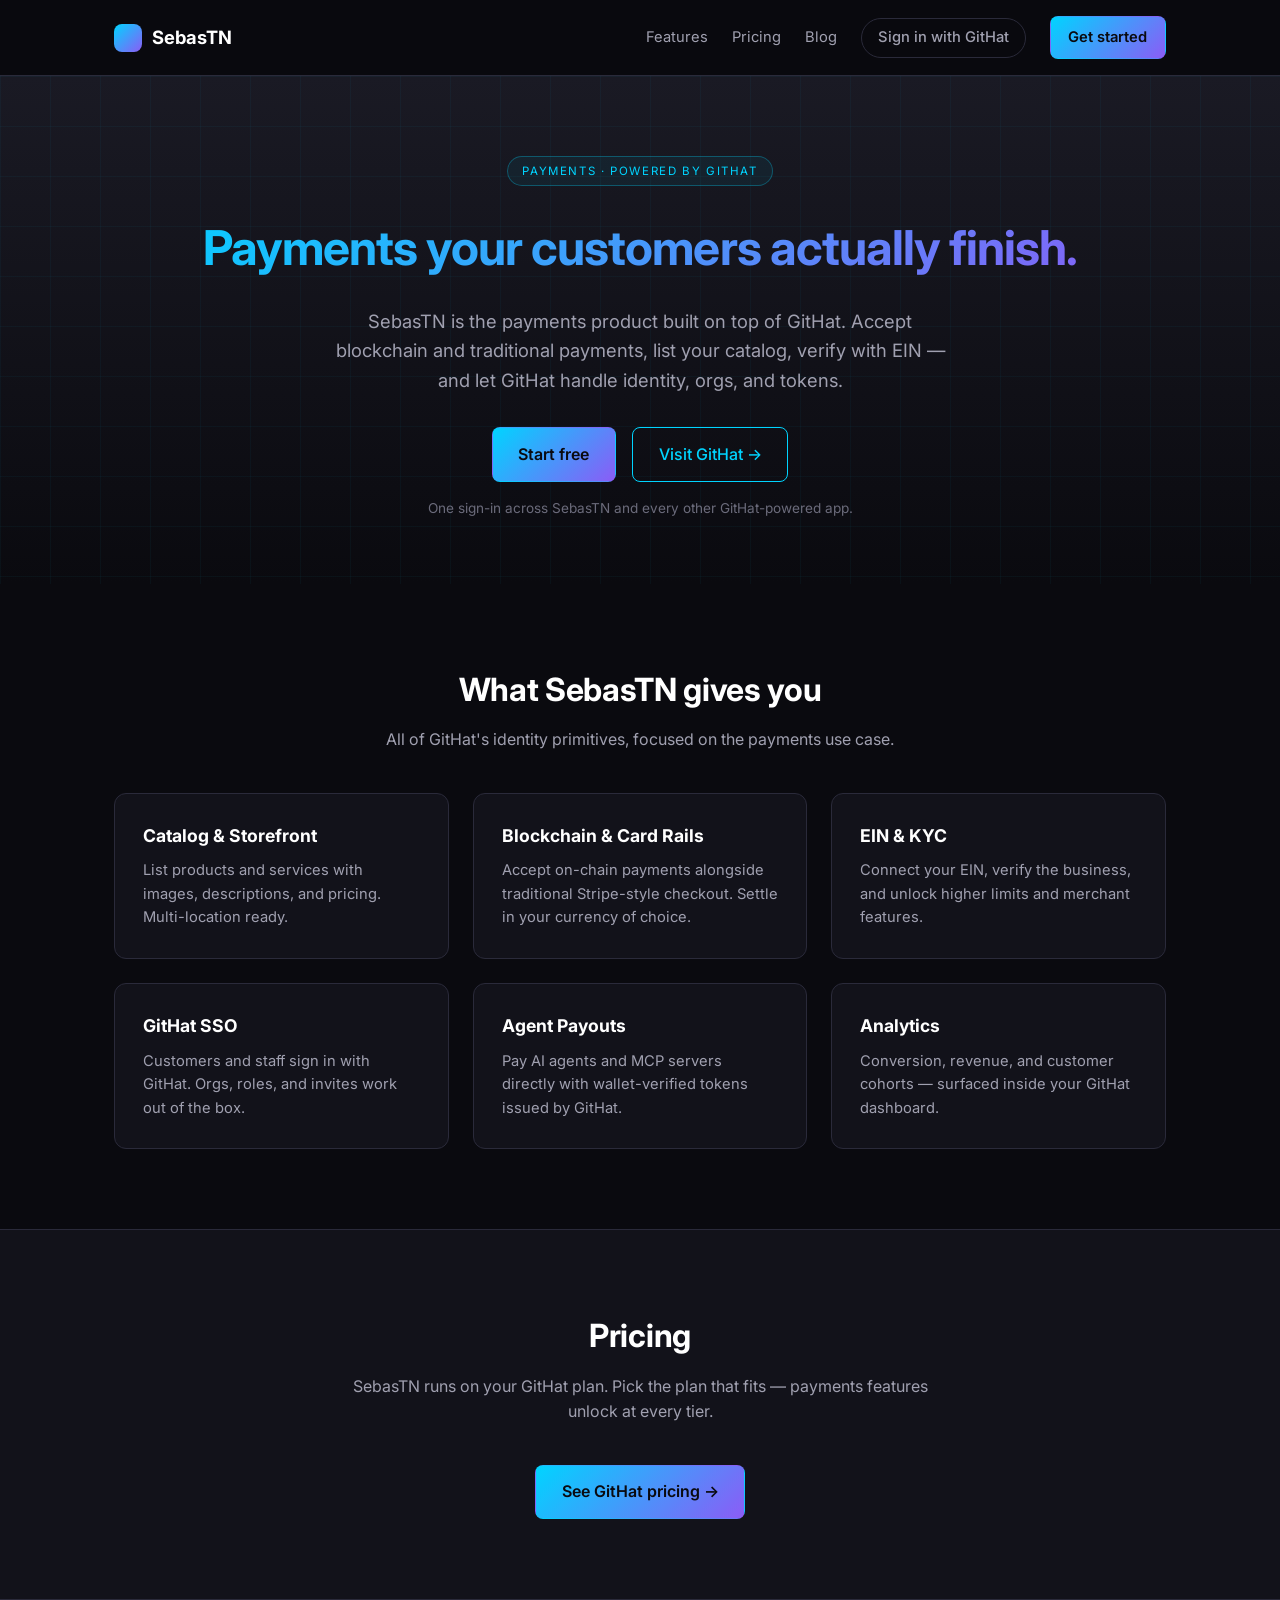
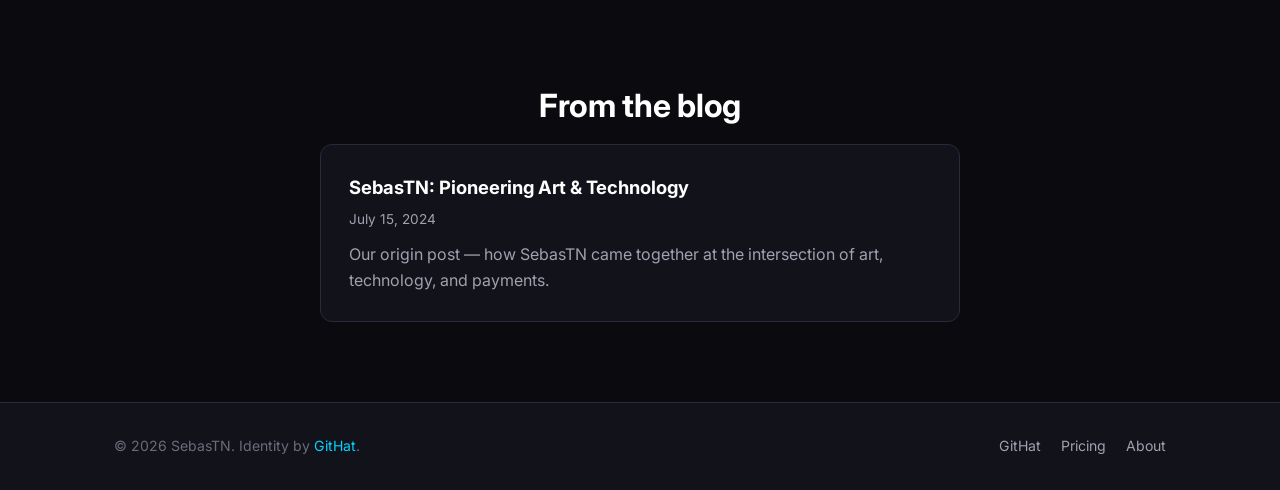
<file: index.html>
<!DOCTYPE html>
<html lang="en">
  <head>
    <meta charset="UTF-8" />
    <meta name="viewport" content="width=device-width, initial-scale=1" />
    <meta name="theme-color" content="#0a0a0f" />
    <title>SebasTN — Payments, Powered by GitHat</title>
    <meta
      name="description"
      content="SebasTN is a modern payments product for merchants — accept blockchain and traditional rails, manage catalogs, and onboard customers. Identity and orgs powered by GitHat."
    />
    <link rel="canonical" href="https://sebastn.com" />
    <link
      rel="stylesheet"
      href="https://fonts.googleapis.com/css2?family=Inter:wght@400;500;600;700&display=swap"
    />
    <link rel="stylesheet" href="/assets/css/style.css" />
  </head>
  <body>
    <header class="site-header">
      <div class="container nav">
        <a href="/" class="brand">
          <span class="brand__mark"></span>
          <span class="brand__name">SebasTN</span>
        </a>
        <nav>
          <a href="#features">Features</a>
          <a href="#pricing">Pricing</a>
          <a href="#blog">Blog</a>
          <a href="https://githat.io/auth/signin" class="btn btn--ghost">Sign in with GitHat</a>
          <a href="https://githat.io/auth/signup" class="btn btn--primary">Get started</a>
        </nav>
      </div>
    </header>

    <main>
      <section class="hero">
        <div class="container hero__inner">
          <span class="eyebrow">Payments · Powered by GitHat</span>
          <h1 class="hero__title">Payments your customers actually finish.</h1>
          <p class="hero__subtitle">
            SebasTN is the payments product built on top of GitHat. Accept
            blockchain and traditional payments, list your catalog, verify
            with EIN — and let GitHat handle identity, orgs, and tokens.
          </p>
          <div class="hero__cta">
            <a href="https://githat.io/auth/signup" class="btn btn--primary btn--lg">
              Start free
            </a>
            <a href="https://githat.io" class="btn btn--outline btn--lg">
              Visit GitHat →
            </a>
          </div>
          <p class="hero__meta">
            One sign-in across SebasTN and every other GitHat-powered app.
          </p>
        </div>
      </section>

      <section id="features" class="section">
        <div class="container">
          <h2 class="section__title">What SebasTN gives you</h2>
          <p class="section__lede">
            All of GitHat's identity primitives, focused on the payments use case.
          </p>
          <div class="grid">
            <article class="card">
              <h3>Catalog &amp; Storefront</h3>
              <p>
                List products and services with images, descriptions, and
                pricing. Multi-location ready.
              </p>
            </article>
            <article class="card">
              <h3>Blockchain &amp; Card Rails</h3>
              <p>
                Accept on-chain payments alongside traditional Stripe-style
                checkout. Settle in your currency of choice.
              </p>
            </article>
            <article class="card">
              <h3>EIN &amp; KYC</h3>
              <p>
                Connect your EIN, verify the business, and unlock higher
                limits and merchant features.
              </p>
            </article>
            <article class="card">
              <h3>GitHat SSO</h3>
              <p>
                Customers and staff sign in with GitHat. Orgs, roles, and
                invites work out of the box.
              </p>
            </article>
            <article class="card">
              <h3>Agent Payouts</h3>
              <p>
                Pay AI agents and MCP servers directly with wallet-verified
                tokens issued by GitHat.
              </p>
            </article>
            <article class="card">
              <h3>Analytics</h3>
              <p>
                Conversion, revenue, and customer cohorts — surfaced inside
                your GitHat dashboard.
              </p>
            </article>
          </div>
        </div>
      </section>

      <section id="pricing" class="section section--alt">
        <div class="container">
          <h2 class="section__title">Pricing</h2>
          <p class="section__lede">
            SebasTN runs on your GitHat plan. Pick the plan that fits — payments
            features unlock at every tier.
          </p>
          <a href="https://githat.io/pricing" class="btn btn--primary btn--lg">
            See GitHat pricing →
          </a>
        </div>
      </section>

      <section id="blog" class="section">
        <div class="container">
          <h2 class="section__title">From the blog</h2>
          <article class="post">
            <h3>
              <a href="/_posts//2024/07/15/first-post.html">
                SebasTN: Pioneering Art &amp; Technology
              </a>
            </h3>
            <p class="post__date">July 15, 2024</p>
            <p>
              Our origin post — how SebasTN came together at the intersection
              of art, technology, and payments.
            </p>
          </article>
        </div>
      </section>
    </main>

    <footer class="site-footer">
      <div class="container site-footer__inner">
        <p>&copy; <span id="year"></span> SebasTN. Identity by <a href="https://githat.io">GitHat</a>.</p>
        <nav class="site-footer__nav">
          <a href="https://githat.io">GitHat</a>
          <a href="https://githat.io/pricing">Pricing</a>
          <a href="/about">About</a>
        </nav>
      </div>
    </footer>

    <script src="/assets/js/main.js"></script>
  </body>
</html>
</file>
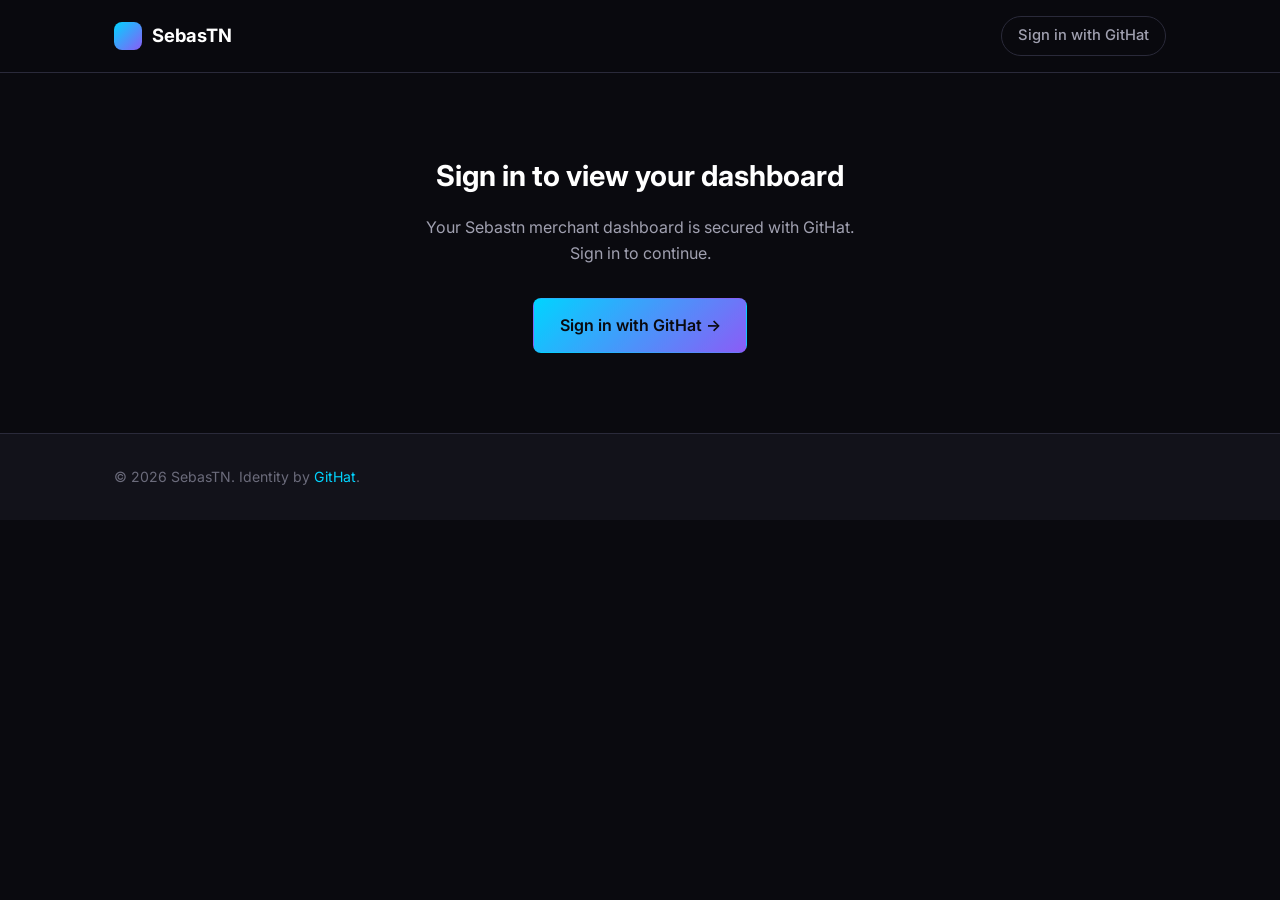
<file: m/index.html>
<!DOCTYPE html>
<html lang="en">
  <head>
    <meta charset="UTF-8" />
    <meta name="viewport" content="width=device-width, initial-scale=1" />
    <meta name="theme-color" content="#0a0a0f" />
    <title>Merchant Dashboard — SebasTN</title>
    <meta name="robots" content="noindex" />
    <link
      rel="stylesheet"
      href="https://fonts.googleapis.com/css2?family=Inter:wght@400;500;600;700&display=swap"
    />
    <link rel="stylesheet" href="/assets/css/style.css" />
  </head>
  <body>
    <header class="site-header">
      <div class="container nav">
        <a href="/" class="brand">
          <span class="brand__mark"></span>
          <span class="brand__name">SebasTN</span>
        </a>
        <nav>
          <a href="https://githat.io/auth/signin" class="btn btn--ghost" id="signin-link">Sign in with GitHat</a>
          <a href="#" class="btn btn--ghost" id="signout-link" style="display:none">Sign out</a>
        </nav>
      </div>
    </header>

    <main>
      <!-- Auth gate -->
      <div id="auth-gate" style="display:none">
        <section class="section" style="text-align:center">
          <div class="container" style="max-width:480px">
            <h1 style="font-size:1.8rem;font-weight:700;margin-bottom:1rem">Sign in to view your dashboard</h1>
            <p style="color:var(--text-secondary);margin-bottom:2rem">
              Your Sebastn merchant dashboard is secured with GitHat. Sign in to continue.
            </p>
            <a id="auth-gate-link" href="https://githat.io/auth/signin" class="btn btn--primary btn--lg">
              Sign in with GitHat →
            </a>
          </div>
        </section>
      </div>

      <!-- Loading -->
      <div id="loading" style="text-align:center;padding:5rem 0">
        <div class="spinner"></div>
        <p style="color:var(--text-secondary);margin-top:1.5rem">Loading your merchant dashboard…</p>
      </div>

      <!-- Error -->
      <div id="error-state" style="display:none">
        <section class="section" style="text-align:center">
          <div class="container" style="max-width:480px">
            <h1 style="font-size:1.8rem;font-weight:700;margin-bottom:1rem">Could not load dashboard</h1>
            <p id="error-msg" style="color:var(--text-secondary);margin-bottom:1.5rem"></p>
            <a href="/onboard/start" class="btn btn--outline btn--lg">Start onboarding →</a>
          </div>
        </section>
      </div>

      <!-- Dashboard -->
      <div id="dashboard" style="display:none">
        <section class="section" style="padding-top:2.5rem;padding-bottom:1rem">
          <div class="container">
            <div style="display:flex;align-items:center;justify-content:space-between;flex-wrap:wrap;gap:1rem;margin-bottom:2rem">
              <div>
                <h1 id="biz-name" style="font-size:1.7rem;font-weight:700;margin-bottom:0.25rem"></h1>
                <p id="account-id-label" style="color:var(--text-muted);font-size:0.82rem;font-family:monospace"></p>
              </div>
              <div>
                <span id="status-badge" class="status-badge"></span>
              </div>
            </div>

            <div class="stats-row">
              <div class="stat-card">
                <p class="stat-label">Charges enabled</p>
                <p id="charges-enabled" class="stat-value"></p>
              </div>
              <div class="stat-card">
                <p class="stat-label">Payouts enabled</p>
                <p id="payouts-enabled" class="stat-value"></p>
              </div>
              <div class="stat-card">
                <p class="stat-label">Country</p>
                <p id="account-country" class="stat-value"></p>
              </div>
              <div class="stat-card">
                <p class="stat-label">Currency</p>
                <p id="account-currency" class="stat-value"></p>
              </div>
            </div>
          </div>
        </section>

        <section class="section" style="padding-top:1rem">
          <div class="container">
            <h2 style="font-size:1.2rem;font-weight:600;margin-bottom:1rem">Recent payouts</h2>
            <div id="payouts-table-wrap">
              <table class="data-table" id="payouts-table">
                <thead>
                  <tr>
                    <th>Amount</th>
                    <th>Status</th>
                    <th>Arrival date</th>
                    <th>Description</th>
                    <th>Failure reason</th>
                  </tr>
                </thead>
                <tbody id="payouts-body"></tbody>
              </table>
              <p id="no-payouts" style="display:none;color:var(--text-muted);font-size:0.9rem;padding:.75rem 0">No payouts yet.</p>
            </div>
          </div>
        </section>

        <section class="section" style="padding-top:1rem;padding-bottom:4rem">
          <div class="container">
            <h2 style="font-size:1.2rem;font-weight:600;margin-bottom:1rem">Recent charges</h2>
            <table class="data-table" id="charges-table">
              <thead>
                <tr>
                  <th>Amount</th>
                  <th>Status</th>
                  <th>Date</th>
                  <th>Description</th>
                </tr>
              </thead>
              <tbody id="charges-body"></tbody>
            </table>
            <p id="no-charges" style="display:none;color:var(--text-muted);font-size:0.9rem;padding:.75rem 0">No charges yet.</p>
          </div>
        </section>
      </div>
    </main>

    <footer class="site-footer">
      <div class="container site-footer__inner">
        <p>&copy; <span id="year"></span> SebasTN. Identity by <a href="https://githat.io">GitHat</a>.</p>
      </div>
    </footer>

    <style>
      .spinner {
        width: 40px; height: 40px;
        border: 3px solid var(--border);
        border-top-color: var(--primary);
        border-radius: 50%;
        margin: 0 auto;
        animation: spin 0.7s linear infinite;
      }
      @keyframes spin { to { transform: rotate(360deg); } }

      .stats-row {
        display: grid;
        grid-template-columns: repeat(auto-fit, minmax(150px, 1fr));
        gap: 1rem;
      }
      .stat-card {
        background: var(--bg-card);
        border: 1px solid var(--border);
        border-radius: var(--radius-md);
        padding: 1rem 1.25rem;
      }
      .stat-label { color: var(--text-muted); font-size: 0.78rem; text-transform: uppercase; letter-spacing: .06em; margin-bottom: .3rem; }
      .stat-value { font-size: 1.15rem; font-weight: 600; }

      .status-badge {
        display: inline-block;
        padding: 0.3rem 0.85rem;
        border-radius: var(--radius-full);
        font-size: 0.82rem;
        font-weight: 600;
        text-transform: uppercase;
        letter-spacing: .06em;
      }
      .status-active    { background: rgba(16,185,129,0.15); color: #34d399; border: 1px solid rgba(16,185,129,0.3); }
      .status-onboarding { background: rgba(0,212,255,0.10); color: var(--primary); border: 1px solid rgba(0,212,255,0.3); }
      .status-restricted { background: rgba(245,158,11,0.12); color: #fbbf24; border: 1px solid rgba(245,158,11,0.3); }
      .status-disabled   { background: rgba(239,68,68,0.10); color: #f87171; border: 1px solid rgba(239,68,68,0.3); }
      .status-deauthorized { background: rgba(239,68,68,0.10); color: #f87171; border: 1px solid rgba(239,68,68,0.3); }

      .data-table {
        width: 100%;
        border-collapse: collapse;
        font-size: 0.88rem;
      }
      .data-table th {
        text-align: left;
        padding: 0.6rem 0.75rem;
        color: var(--text-muted);
        font-weight: 500;
        font-size: 0.78rem;
        text-transform: uppercase;
        letter-spacing: .05em;
        border-bottom: 1px solid var(--border);
      }
      .data-table td {
        padding: 0.75rem 0.75rem;
        border-bottom: 1px solid var(--border);
        color: var(--text-secondary);
      }
      .data-table tr:last-child td { border-bottom: none; }
    </style>

    <script src="/assets/js/main.js"></script>
    <script src="/assets/js/merchant-dashboard.js"></script>
  </body>
</html>
</file>
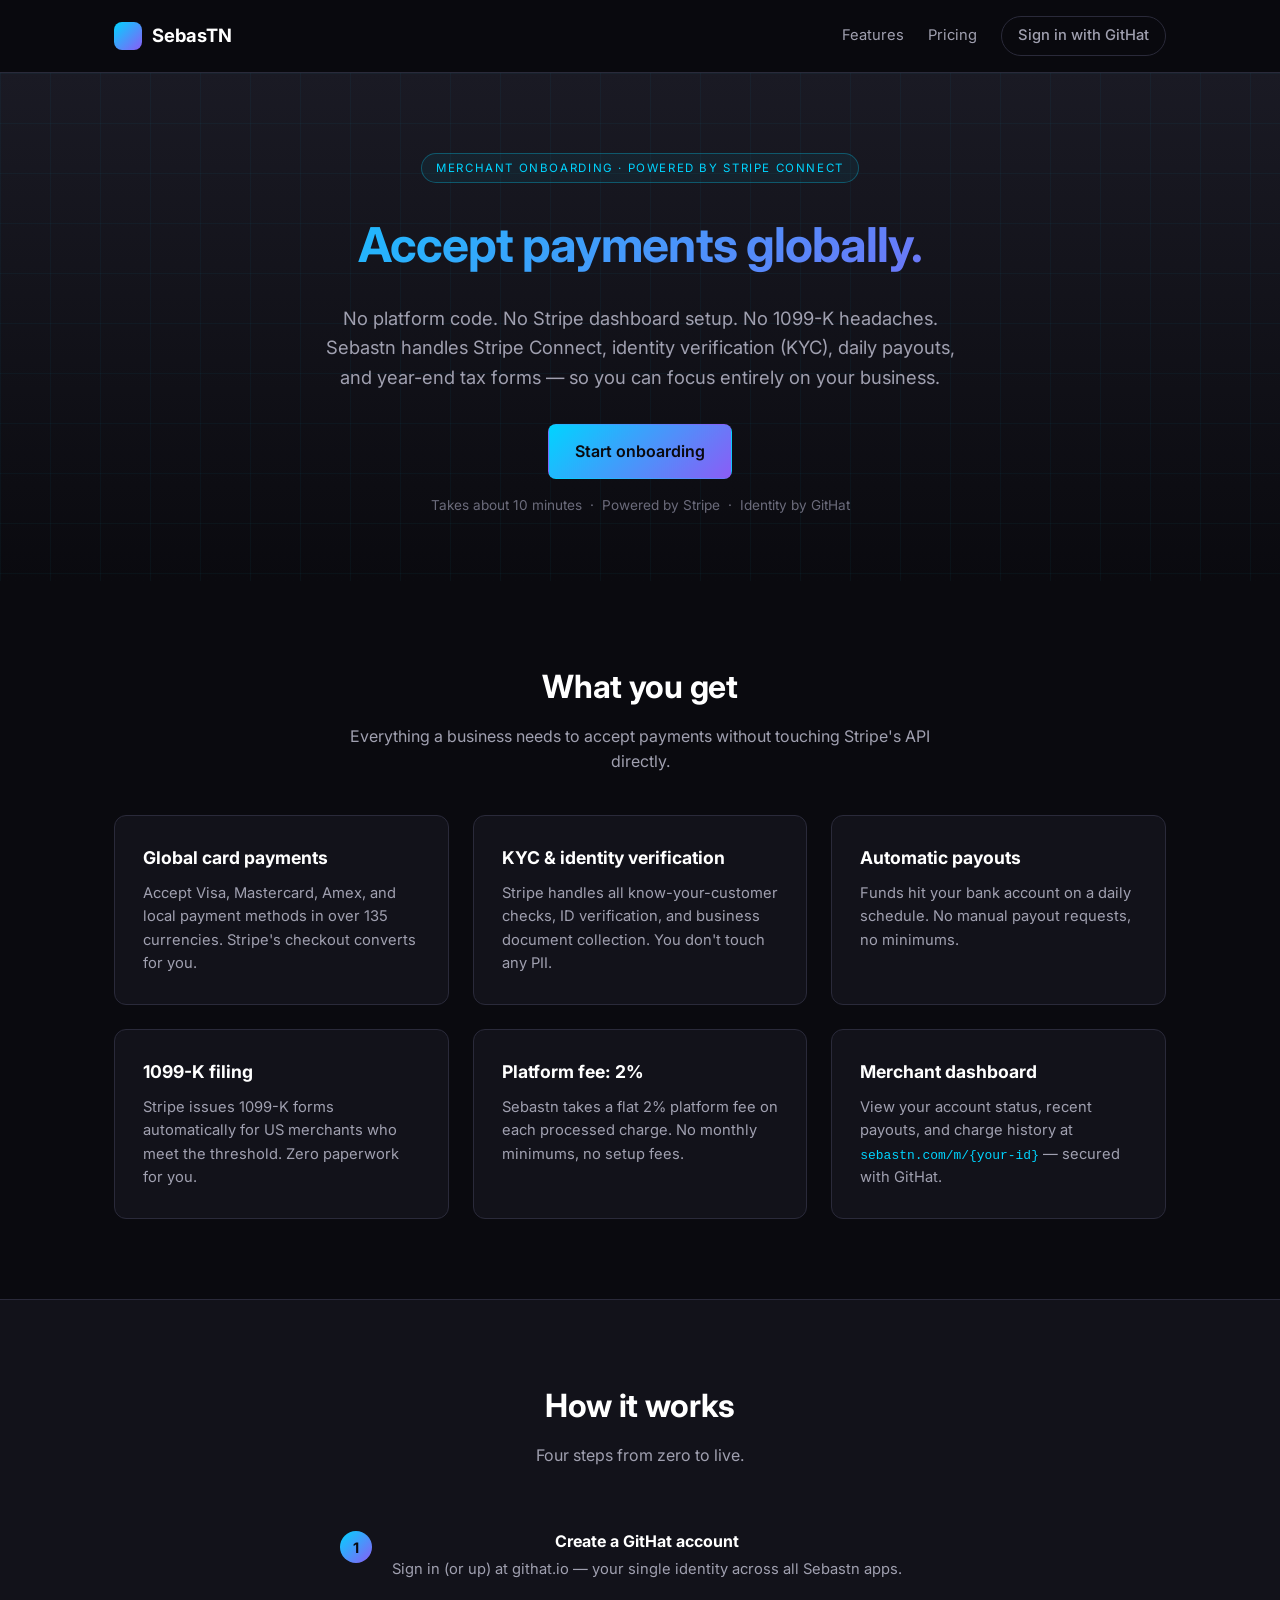
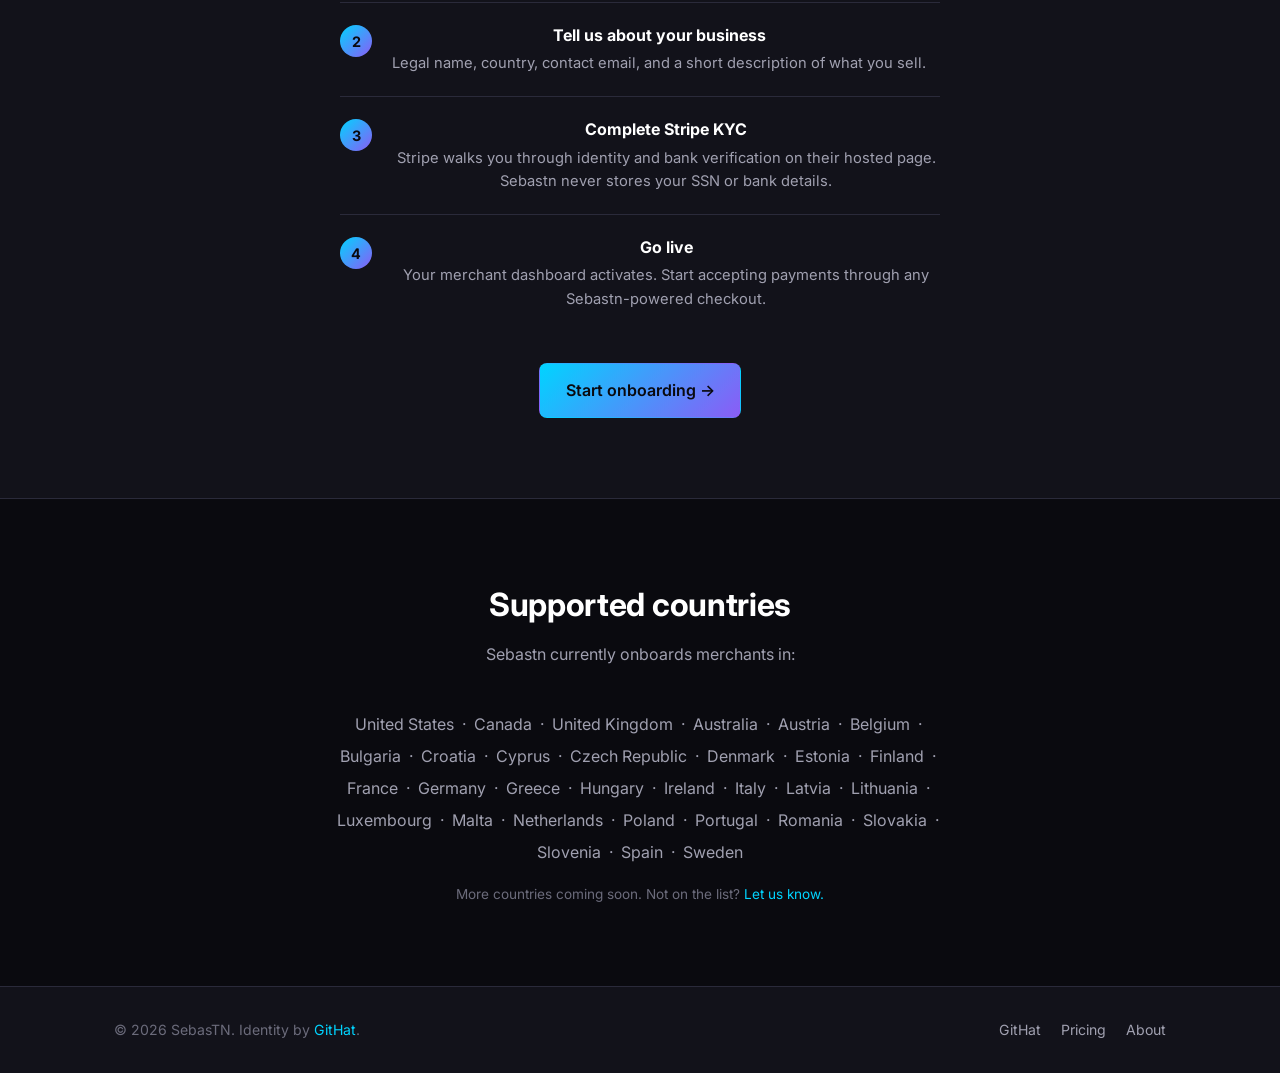
<file: onboard/index.html>
<!DOCTYPE html>
<html lang="en">
  <head>
    <meta charset="UTF-8" />
    <meta name="viewport" content="width=device-width, initial-scale=1" />
    <meta name="theme-color" content="#0a0a0f" />
    <title>Become a Sebastn Merchant — Accept Payments Globally</title>
    <meta
      name="description"
      content="Accept payments globally. No platform code. Sebastn handles Stripe Connect, KYC, payouts, and 1099-Ks. You handle your business."
    />
    <link rel="canonical" href="https://sebastn.com/onboard" />
    <link
      rel="stylesheet"
      href="https://fonts.googleapis.com/css2?family=Inter:wght@400;500;600;700&display=swap"
    />
    <link rel="stylesheet" href="/assets/css/style.css" />
  </head>
  <body>
    <header class="site-header">
      <div class="container nav">
        <a href="/" class="brand">
          <span class="brand__mark"></span>
          <span class="brand__name">SebasTN</span>
        </a>
        <nav>
          <a href="/#features">Features</a>
          <a href="/#pricing">Pricing</a>
          <a href="https://githat.io/auth/signin" class="btn btn--ghost">Sign in with GitHat</a>
        </nav>
      </div>
    </header>

    <main>
      <section class="hero">
        <div class="container hero__inner">
          <span class="eyebrow">Merchant Onboarding · Powered by Stripe Connect</span>
          <h1 class="hero__title">Accept payments globally.</h1>
          <p class="hero__subtitle">
            No platform code. No Stripe dashboard setup. No 1099-K headaches.
            Sebastn handles Stripe Connect, identity verification (KYC), daily
            payouts, and year-end tax forms — so you can focus entirely on
            your business.
          </p>
          <div class="hero__cta">
            <a href="/onboard/start" class="btn btn--primary btn--lg">
              Start onboarding
            </a>
          </div>
          <p class="hero__meta">Takes about 10 minutes &nbsp;·&nbsp; Powered by Stripe &nbsp;·&nbsp; Identity by GitHat</p>
        </div>
      </section>

      <section class="section">
        <div class="container">
          <h2 class="section__title">What you get</h2>
          <p class="section__lede">
            Everything a business needs to accept payments without touching
            Stripe's API directly.
          </p>
          <div class="grid">
            <article class="card">
              <h3>Global card payments</h3>
              <p>
                Accept Visa, Mastercard, Amex, and local payment methods in
                over 135 currencies. Stripe's checkout converts for you.
              </p>
            </article>
            <article class="card">
              <h3>KYC &amp; identity verification</h3>
              <p>
                Stripe handles all know-your-customer checks, ID verification,
                and business document collection. You don't touch any PII.
              </p>
            </article>
            <article class="card">
              <h3>Automatic payouts</h3>
              <p>
                Funds hit your bank account on a daily schedule. No manual
                payout requests, no minimums.
              </p>
            </article>
            <article class="card">
              <h3>1099-K filing</h3>
              <p>
                Stripe issues 1099-K forms automatically for US merchants
                who meet the threshold. Zero paperwork for you.
              </p>
            </article>
            <article class="card">
              <h3>Platform fee: 2%</h3>
              <p>
                Sebastn takes a flat 2% platform fee on each processed
                charge. No monthly minimums, no setup fees.
              </p>
            </article>
            <article class="card">
              <h3>Merchant dashboard</h3>
              <p>
                View your account status, recent payouts, and charge history
                at <code>sebastn.com/m/{your-id}</code> — secured with GitHat.
              </p>
            </article>
          </div>
        </div>
      </section>

      <section class="section section--alt">
        <div class="container">
          <h2 class="section__title">How it works</h2>
          <p class="section__lede">Four steps from zero to live.</p>
          <ol class="steps">
            <li class="step">
              <span class="step__num">1</span>
              <div>
                <strong>Create a GitHat account</strong>
                <p>Sign in (or up) at githat.io — your single identity across all Sebastn apps.</p>
              </div>
            </li>
            <li class="step">
              <span class="step__num">2</span>
              <div>
                <strong>Tell us about your business</strong>
                <p>Legal name, country, contact email, and a short description of what you sell.</p>
              </div>
            </li>
            <li class="step">
              <span class="step__num">3</span>
              <div>
                <strong>Complete Stripe KYC</strong>
                <p>Stripe walks you through identity and bank verification on their hosted page. Sebastn never stores your SSN or bank details.</p>
              </div>
            </li>
            <li class="step">
              <span class="step__num">4</span>
              <div>
                <strong>Go live</strong>
                <p>Your merchant dashboard activates. Start accepting payments through any Sebastn-powered checkout.</p>
              </div>
            </li>
          </ol>
          <a href="/onboard/start" class="btn btn--primary btn--lg" style="margin-top:2rem">
            Start onboarding →
          </a>
        </div>
      </section>

      <section class="section">
        <div class="container" style="max-width:680px;text-align:center">
          <h2 class="section__title">Supported countries</h2>
          <p class="section__lede">
            Sebastn currently onboards merchants in:
          </p>
          <p style="color:var(--text-secondary);line-height:2">
            United States &nbsp;·&nbsp; Canada &nbsp;·&nbsp; United Kingdom &nbsp;·&nbsp; Australia &nbsp;·&nbsp;
            Austria &nbsp;·&nbsp; Belgium &nbsp;·&nbsp; Bulgaria &nbsp;·&nbsp; Croatia &nbsp;·&nbsp; Cyprus &nbsp;·&nbsp;
            Czech Republic &nbsp;·&nbsp; Denmark &nbsp;·&nbsp; Estonia &nbsp;·&nbsp; Finland &nbsp;·&nbsp; France &nbsp;·&nbsp;
            Germany &nbsp;·&nbsp; Greece &nbsp;·&nbsp; Hungary &nbsp;·&nbsp; Ireland &nbsp;·&nbsp; Italy &nbsp;·&nbsp;
            Latvia &nbsp;·&nbsp; Lithuania &nbsp;·&nbsp; Luxembourg &nbsp;·&nbsp; Malta &nbsp;·&nbsp; Netherlands &nbsp;·&nbsp;
            Poland &nbsp;·&nbsp; Portugal &nbsp;·&nbsp; Romania &nbsp;·&nbsp; Slovakia &nbsp;·&nbsp; Slovenia &nbsp;·&nbsp;
            Spain &nbsp;·&nbsp; Sweden
          </p>
          <p style="color:var(--text-muted);font-size:.85rem;margin-top:1rem">
            More countries coming soon. Not on the list? <a href="mailto:hello@sebastn.com">Let us know.</a>
          </p>
        </div>
      </section>
    </main>

    <footer class="site-footer">
      <div class="container site-footer__inner">
        <p>&copy; <span id="year"></span> SebasTN. Identity by <a href="https://githat.io">GitHat</a>.</p>
        <nav class="site-footer__nav">
          <a href="https://githat.io">GitHat</a>
          <a href="/#pricing">Pricing</a>
          <a href="/about">About</a>
        </nav>
      </div>
    </footer>

    <style>
      .steps { list-style: none; max-width: 600px; margin: 0 auto; }
      .step {
        display: flex;
        align-items: flex-start;
        gap: 1.25rem;
        padding: 1.25rem 0;
        border-bottom: 1px solid var(--border);
      }
      .step:last-child { border-bottom: none; }
      .step__num {
        flex-shrink: 0;
        width: 2rem;
        height: 2rem;
        border-radius: var(--radius-full);
        background: var(--gradient-primary);
        color: var(--bg-dark);
        font-weight: 700;
        display: flex;
        align-items: center;
        justify-content: center;
        font-size: 0.9rem;
        margin-top: 0.15rem;
      }
      .step p { color: var(--text-secondary); margin-top: 0.25rem; font-size: 0.92rem; }
      code { font-family: monospace; color: var(--primary); font-size: 0.88em; }
    </style>

    <script src="/assets/js/main.js"></script>
  </body>
</html>
</file>
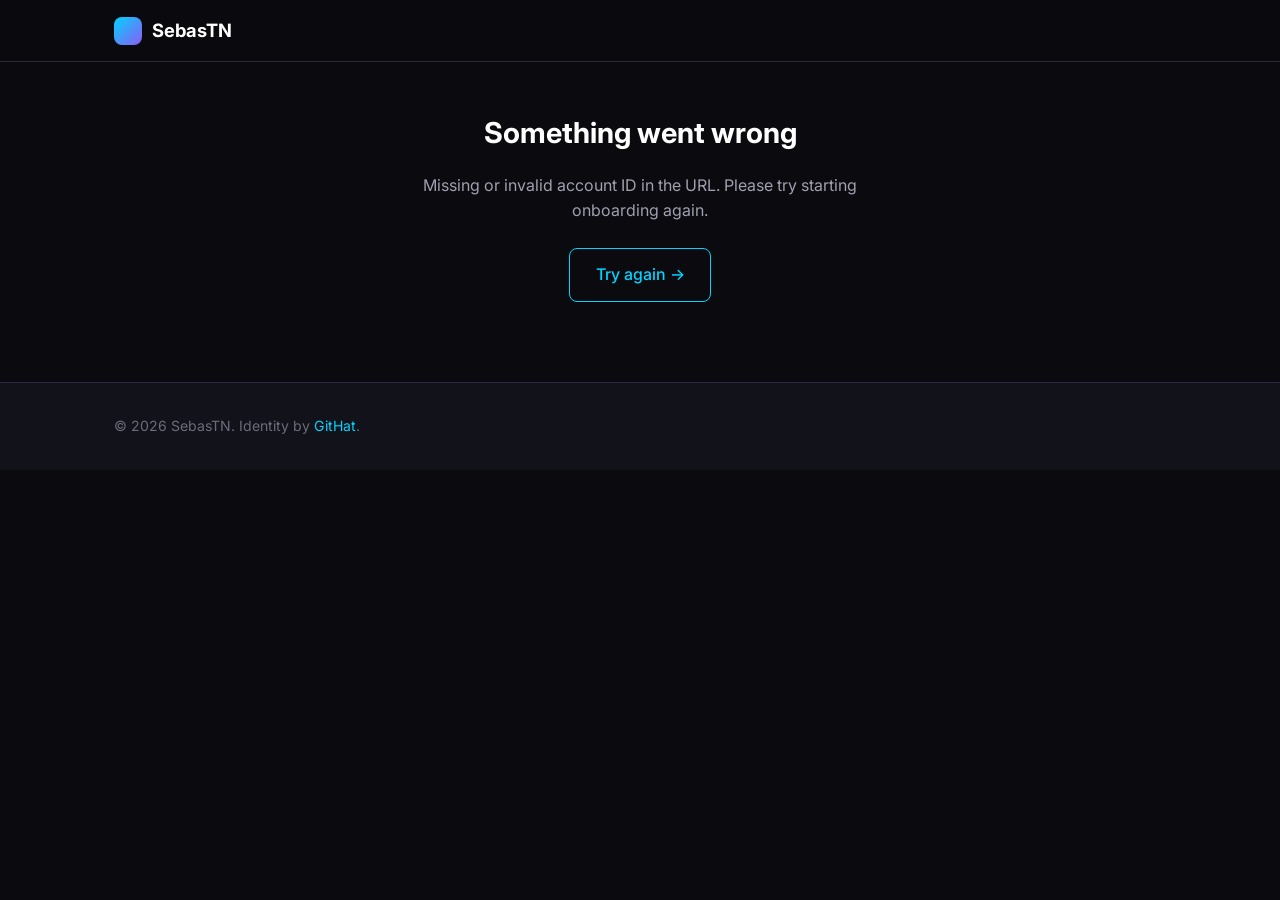
<file: onboard/done/index.html>
<!DOCTYPE html>
<html lang="en">
  <head>
    <meta charset="UTF-8" />
    <meta name="viewport" content="width=device-width, initial-scale=1" />
    <meta name="theme-color" content="#0a0a0f" />
    <title>Onboarding Complete — SebasTN</title>
    <meta name="robots" content="noindex" />
    <link
      rel="stylesheet"
      href="https://fonts.googleapis.com/css2?family=Inter:wght@400;500;600;700&display=swap"
    />
    <link rel="stylesheet" href="/assets/css/style.css" />
  </head>
  <body>
    <header class="site-header">
      <div class="container nav">
        <a href="/" class="brand">
          <span class="brand__mark"></span>
          <span class="brand__name">SebasTN</span>
        </a>
      </div>
    </header>

    <main>
      <section class="section" style="padding-top:3rem;text-align:center">
        <div class="container" style="max-width:560px">

          <!-- Loading state -->
          <div id="loading">
            <div class="spinner"></div>
            <p style="color:var(--text-secondary);margin-top:1.5rem">Verifying your account with Stripe…</p>
          </div>

          <!-- Success state -->
          <div id="success-state" style="display:none">
            <div class="check-circle">✓</div>
            <h1 style="font-size:2rem;font-weight:700;margin:1.25rem 0 0.75rem;letter-spacing:-0.01em">
              Welcome to Sebastn!
            </h1>
            <p id="success-msg" style="color:var(--text-secondary);margin-bottom:2rem;font-size:1.05rem">
              Your merchant account is active.
            </p>
            <a id="dashboard-link" href="#" class="btn btn--primary btn--lg">
              Go to your dashboard →
            </a>
            <p style="color:var(--text-muted);font-size:0.82rem;margin-top:1rem" id="dashboard-url-hint"></p>
          </div>

          <!-- Pending state — details_submitted but not yet active -->
          <div id="pending-state" style="display:none">
            <div class="check-circle check-circle--pending">⏳</div>
            <h1 style="font-size:2rem;font-weight:700;margin:1.25rem 0 0.75rem;letter-spacing:-0.01em">
              Almost there
            </h1>
            <p style="color:var(--text-secondary);margin-bottom:2rem;font-size:1.05rem">
              Your application was submitted. Stripe typically completes review
              within 1–2 business days. We'll email you when your account is
              enabled for charges.
            </p>
            <a id="pending-dashboard-link" href="#" class="btn btn--outline btn--lg">
              View your dashboard →
            </a>
          </div>

          <!-- Error state -->
          <div id="error-state" style="display:none">
            <h1 style="font-size:1.8rem;font-weight:700;margin-bottom:1rem">Something went wrong</h1>
            <p id="error-msg" style="color:var(--text-secondary);margin-bottom:1.5rem"></p>
            <a href="/onboard/start" class="btn btn--outline btn--lg">Try again →</a>
          </div>

        </div>
      </section>
    </main>

    <footer class="site-footer">
      <div class="container site-footer__inner">
        <p>&copy; <span id="year"></span> SebasTN. Identity by <a href="https://githat.io">GitHat</a>.</p>
      </div>
    </footer>

    <style>
      .spinner {
        width: 40px; height: 40px;
        border: 3px solid var(--border);
        border-top-color: var(--primary);
        border-radius: 50%;
        margin: 2rem auto 0;
        animation: spin 0.7s linear infinite;
      }
      @keyframes spin { to { transform: rotate(360deg); } }
      .check-circle {
        width: 72px; height: 72px;
        background: var(--gradient-primary);
        border-radius: 50%;
        display: flex;
        align-items: center;
        justify-content: center;
        font-size: 2rem;
        margin: 1rem auto;
        box-shadow: var(--shadow-glow);
      }
      .check-circle--pending { background: var(--bg-elevated); border: 2px solid var(--border); }
    </style>

    <script src="/assets/js/main.js"></script>
    <script src="/assets/js/onboard-done.js"></script>
  </body>
</html>
</file>
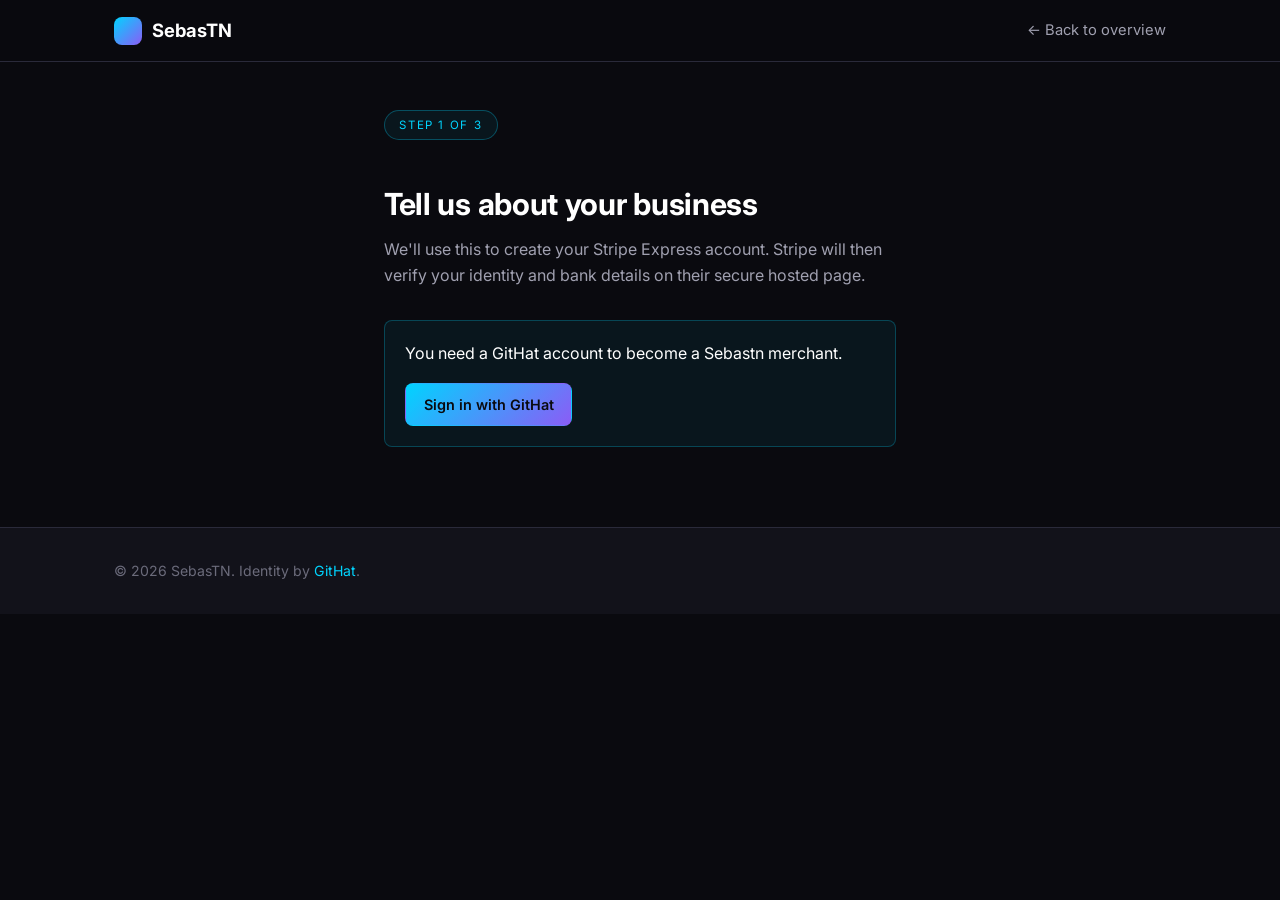
<file: onboard/start/index.html>
<!DOCTYPE html>
<html lang="en">
  <head>
    <meta charset="UTF-8" />
    <meta name="viewport" content="width=device-width, initial-scale=1" />
    <meta name="theme-color" content="#0a0a0f" />
    <title>Start Merchant Onboarding — SebasTN</title>
    <meta name="robots" content="noindex" />
    <link
      rel="stylesheet"
      href="https://fonts.googleapis.com/css2?family=Inter:wght@400;500;600;700&display=swap"
    />
    <link rel="stylesheet" href="/assets/css/style.css" />
  </head>
  <body>
    <header class="site-header">
      <div class="container nav">
        <a href="/" class="brand">
          <span class="brand__mark"></span>
          <span class="brand__name">SebasTN</span>
        </a>
        <nav>
          <a href="/onboard">← Back to overview</a>
        </nav>
      </div>
    </header>

    <main>
      <section class="section" style="padding-top:3rem">
        <div class="container" style="max-width:560px">
          <span class="eyebrow">Step 1 of 3</span>
          <h1 style="font-size:1.9rem;font-weight:700;margin:1rem 0 0.5rem;letter-spacing:-0.01em">
            Tell us about your business
          </h1>
          <p style="color:var(--text-secondary);margin-bottom:2rem">
            We'll use this to create your Stripe Express account. Stripe will
            then verify your identity and bank details on their secure hosted page.
          </p>

          <!-- Auth gate: shown if user is not signed in -->
          <div id="auth-gate" class="info-box" style="display:none">
            <p>
              You need a GitHat account to become a Sebastn merchant.
              <a href="https://githat.io/auth/signin?redirect=https://sebastn.com/onboard/start" class="btn btn--primary" style="margin-top:1rem;display:inline-block">
                Sign in with GitHat
              </a>
            </p>
          </div>

          <!-- Error banner -->
          <div id="error-banner" class="error-box" style="display:none">
            <p id="error-message"></p>
          </div>

          <!-- Main form -->
          <form id="onboard-form" style="display:none" novalidate>
            <div class="form-group">
              <label class="form-label" for="businessName">Legal business name <span class="required">*</span></label>
              <input
                class="form-input"
                type="text"
                id="businessName"
                name="businessName"
                placeholder="Acme, LLC"
                autocomplete="organization"
                required
              />
              <p class="form-hint">Your registered legal name — exactly as it appears on government documents.</p>
            </div>

            <div class="form-group">
              <label class="form-label" for="country">Country <span class="required">*</span></label>
              <select class="form-input" id="country" name="country" required>
                <option value="">Select your country…</option>
                <optgroup label="North America">
                  <option value="US">United States</option>
                  <option value="CA">Canada</option>
                </optgroup>
                <optgroup label="Europe">
                  <option value="GB">United Kingdom</option>
                  <option value="AT">Austria</option>
                  <option value="BE">Belgium</option>
                  <option value="BG">Bulgaria</option>
                  <option value="HR">Croatia</option>
                  <option value="CY">Cyprus</option>
                  <option value="CZ">Czech Republic</option>
                  <option value="DK">Denmark</option>
                  <option value="EE">Estonia</option>
                  <option value="FI">Finland</option>
                  <option value="FR">France</option>
                  <option value="DE">Germany</option>
                  <option value="GR">Greece</option>
                  <option value="HU">Hungary</option>
                  <option value="IE">Ireland</option>
                  <option value="IT">Italy</option>
                  <option value="LV">Latvia</option>
                  <option value="LT">Lithuania</option>
                  <option value="LU">Luxembourg</option>
                  <option value="MT">Malta</option>
                  <option value="NL">Netherlands</option>
                  <option value="PL">Poland</option>
                  <option value="PT">Portugal</option>
                  <option value="RO">Romania</option>
                  <option value="SK">Slovakia</option>
                  <option value="SI">Slovenia</option>
                  <option value="ES">Spain</option>
                  <option value="SE">Sweden</option>
                </optgroup>
                <optgroup label="Pacific">
                  <option value="AU">Australia</option>
                </optgroup>
              </select>
            </div>

            <div class="form-group">
              <label class="form-label" for="email">Business contact email <span class="required">*</span></label>
              <input
                class="form-input"
                type="email"
                id="email"
                name="email"
                placeholder="you@yourbusiness.com"
                autocomplete="email"
                required
              />
            </div>

            <div class="form-group">
              <label class="form-label" for="description">What does your business sell? <span class="required">*</span></label>
              <textarea
                class="form-input"
                id="description"
                name="description"
                rows="4"
                placeholder="We sell handmade ceramics and pottery online and at local markets."
                required
                maxlength="500"
              ></textarea>
              <p class="form-hint">
                Briefly describe your products or services (max 500 characters).
              </p>
            </div>

            <div class="restricted-notice">
              <strong>Sebastn does not support:</strong>
              <ul>
                <li>Firearms, weapons, and ammunition</li>
                <li>Adult content and escort services</li>
                <li>Gambling, lotteries, and sports betting</li>
                <li>Controlled substances (cannabis, kratom, CBD)</li>
                <li>Money services businesses and crypto exchanges</li>
                <li>Debt collection and debt relief</li>
                <li>Multi-level marketing (MLM)</li>
                <li>Tobacco, vaping, and e-cigarette products</li>
              </ul>
            </div>

            <button type="submit" class="btn btn--primary btn--lg" id="submit-btn" style="width:100%;margin-top:1.5rem">
              Create account &amp; continue to verification →
            </button>
          </form>

          <div id="loading" style="display:none;text-align:center;padding:3rem 0">
            <div class="spinner"></div>
            <p style="color:var(--text-secondary);margin-top:1rem">Creating your Stripe account…</p>
          </div>
        </div>
      </section>
    </main>

    <footer class="site-footer">
      <div class="container site-footer__inner">
        <p>&copy; <span id="year"></span> SebasTN. Identity by <a href="https://githat.io">GitHat</a>.</p>
      </div>
    </footer>

    <style>
      .form-group { margin-bottom: 1.25rem; }
      .form-label {
        display: block;
        font-size: 0.88rem;
        font-weight: 500;
        color: var(--text-secondary);
        margin-bottom: 0.4rem;
      }
      .required { color: var(--primary); }
      .form-input {
        width: 100%;
        padding: 0.65rem 0.9rem;
        background: var(--bg-card);
        border: 1px solid var(--border);
        border-radius: var(--radius-md);
        color: var(--text-primary);
        font-family: inherit;
        font-size: 0.95rem;
        transition: border-color var(--transition);
        outline: none;
      }
      .form-input:focus { border-color: var(--primary); }
      .form-input option, .form-input optgroup {
        background: var(--bg-card);
        color: var(--text-primary);
      }
      textarea.form-input { resize: vertical; }
      .form-hint {
        font-size: 0.8rem;
        color: var(--text-muted);
        margin-top: 0.35rem;
      }
      .restricted-notice {
        background: rgba(139,92,246,0.08);
        border: 1px solid rgba(139,92,246,0.25);
        border-radius: var(--radius-md);
        padding: 1rem 1.25rem;
        font-size: 0.85rem;
        color: var(--text-secondary);
      }
      .restricted-notice strong { color: var(--text-primary); display: block; margin-bottom: 0.5rem; }
      .restricted-notice ul { padding-left: 1.25rem; list-style: disc; }
      .restricted-notice li { margin-bottom: 0.2rem; }
      .info-box {
        background: rgba(0,212,255,0.06);
        border: 1px solid rgba(0,212,255,0.25);
        border-radius: var(--radius-md);
        padding: 1.25rem;
      }
      .error-box {
        background: rgba(239,68,68,0.08);
        border: 1px solid rgba(239,68,68,0.3);
        border-radius: var(--radius-md);
        padding: 1rem 1.25rem;
        margin-bottom: 1.25rem;
        color: #f87171;
        font-size: 0.9rem;
      }
      .spinner {
        width: 36px; height: 36px;
        border: 3px solid var(--border);
        border-top-color: var(--primary);
        border-radius: 50%;
        margin: 0 auto;
        animation: spin 0.7s linear infinite;
      }
      @keyframes spin { to { transform: rotate(360deg); } }
    </style>

    <script src="/assets/js/main.js"></script>
    <script src="/assets/js/onboard-start.js"></script>
  </body>
</html>
</file>
<file: assets/css/style.css>
/* SebasTN — payments product, powered by GitHat
   Design tokens mirror the GitHat platform theme so the experience
   feels coherent when users cross between the two. */

:root {
  --bg-dark: #0a0a0f;
  --bg-card: #12121a;
  --bg-elevated: #1a1a24;
  --bg-hover: #22222e;

  --primary: #00d4ff;
  --primary-dark: #0099cc;
  --secondary: #8b5cf6;

  --text-primary: #ffffff;
  --text-secondary: #a0a0b0;
  --text-muted: #6b6b7b;

  --border: #2a2a3a;

  --gradient-primary: linear-gradient(135deg, #00d4ff 0%, #8b5cf6 100%);

  --radius-sm: 4px;
  --radius-md: 8px;
  --radius-lg: 12px;
  --radius-full: 9999px;

  --shadow-glow: 0 0 20px rgba(0, 212, 255, 0.3);

  --transition: 200ms ease;
}

* {
  box-sizing: border-box;
  margin: 0;
  padding: 0;
}

html {
  scroll-behavior: smooth;
}

body {
  font-family: "Inter", -apple-system, BlinkMacSystemFont, "Segoe UI", Roboto,
    sans-serif;
  background: var(--bg-dark);
  color: var(--text-primary);
  line-height: 1.6;
  -webkit-font-smoothing: antialiased;
  -moz-osx-font-smoothing: grayscale;
}

a {
  color: var(--primary);
  text-decoration: none;
  transition: color var(--transition);
}

a:hover {
  color: #66e3ff;
}

img {
  max-width: 100%;
  height: auto;
  border-radius: var(--radius-md);
}

ul {
  list-style: none;
}

.container {
  max-width: 1100px;
  margin: 0 auto;
  padding: 0 1.5rem;
}

/* Header */
.site-header {
  position: sticky;
  top: 0;
  z-index: 100;
  background: rgba(10, 10, 15, 0.85);
  backdrop-filter: blur(12px);
  border-bottom: 1px solid var(--border);
}

.nav {
  display: flex;
  align-items: center;
  justify-content: space-between;
  padding-top: 1rem;
  padding-bottom: 1rem;
}

.brand {
  display: flex;
  align-items: center;
  gap: 0.6rem;
  color: var(--text-primary);
  font-weight: 700;
  font-size: 1.15rem;
}

.brand:hover {
  color: var(--primary);
}

.brand__mark {
  width: 28px;
  height: 28px;
  background: var(--gradient-primary);
  border-radius: var(--radius-md);
}

.nav nav {
  display: flex;
  align-items: center;
  gap: 1.5rem;
}

.nav nav a {
  color: var(--text-secondary);
  font-size: 0.92rem;
}

.nav nav a:hover {
  color: var(--text-primary);
}

/* Buttons */
.btn {
  display: inline-flex;
  align-items: center;
  justify-content: center;
  padding: 0.55rem 1.1rem;
  border-radius: var(--radius-md);
  font-weight: 500;
  font-size: 0.9rem;
  border: 1px solid transparent;
  transition: all var(--transition);
  cursor: pointer;
}

.btn--lg {
  padding: 0.85rem 1.6rem;
  font-size: 1rem;
}

.btn--primary {
  background: var(--gradient-primary);
  color: var(--bg-dark) !important;
  font-weight: 600;
}

.btn--primary:hover {
  transform: translateY(-2px);
  box-shadow: var(--shadow-glow);
  color: var(--bg-dark) !important;
}

.btn--outline {
  background: transparent;
  color: var(--primary) !important;
  border-color: var(--primary);
}

.btn--outline:hover {
  background: rgba(0, 212, 255, 0.08);
  transform: translateY(-2px);
}

.btn--ghost {
  color: var(--text-secondary) !important;
  border: 1px solid var(--border);
  border-radius: var(--radius-full);
  padding: 0.45rem 1rem;
  font-size: 0.85rem;
}

.btn--ghost:hover {
  color: var(--primary) !important;
  border-color: var(--primary);
}

/* Hero */
.hero {
  padding: 5rem 0 4rem;
  background: linear-gradient(180deg, var(--bg-elevated) 0%, var(--bg-dark) 100%);
  position: relative;
  overflow: hidden;
}

.hero::before {
  content: "";
  position: absolute;
  inset: 0;
  background-image:
    linear-gradient(rgba(0, 212, 255, 0.04) 1px, transparent 1px),
    linear-gradient(90deg, rgba(0, 212, 255, 0.04) 1px, transparent 1px);
  background-size: 50px 50px;
  pointer-events: none;
}

.hero__inner {
  position: relative;
  text-align: center;
}

.eyebrow {
  display: inline-block;
  font-size: 0.72rem;
  letter-spacing: 0.14em;
  text-transform: uppercase;
  color: var(--primary);
  background: rgba(0, 212, 255, 0.06);
  border: 1px solid rgba(0, 212, 255, 0.3);
  padding: 0.3rem 0.9rem;
  border-radius: var(--radius-full);
  margin-bottom: 1.5rem;
}

.hero__title {
  font-size: 3rem;
  font-weight: 700;
  letter-spacing: -0.02em;
  margin-bottom: 1.25rem;
  background: var(--gradient-primary);
  -webkit-background-clip: text;
  -webkit-text-fill-color: transparent;
  background-clip: text;
}

.hero__subtitle {
  font-size: 1.15rem;
  color: var(--text-secondary);
  max-width: 640px;
  margin: 0 auto 2rem;
}

.hero__cta {
  display: flex;
  gap: 1rem;
  justify-content: center;
  flex-wrap: wrap;
  margin-bottom: 1rem;
}

.hero__meta {
  color: var(--text-muted);
  font-size: 0.85rem;
}

/* Sections */
.section {
  padding: 5rem 0;
}

.section--alt {
  background: var(--bg-card);
  border-top: 1px solid var(--border);
  border-bottom: 1px solid var(--border);
  text-align: center;
}

.section__title {
  font-size: 2rem;
  font-weight: 700;
  text-align: center;
  margin-bottom: 0.75rem;
  letter-spacing: -0.01em;
}

.section__lede {
  text-align: center;
  color: var(--text-secondary);
  max-width: 600px;
  margin: 0 auto 2.5rem;
}

/* Cards / grid */
.grid {
  display: grid;
  grid-template-columns: repeat(auto-fit, minmax(260px, 1fr));
  gap: 1.5rem;
}

.card {
  background: var(--bg-card);
  border: 1px solid var(--border);
  border-radius: var(--radius-lg);
  padding: 1.75rem;
  transition: all var(--transition);
}

.card:hover {
  border-color: rgba(0, 212, 255, 0.3);
  transform: translateY(-3px);
}

.card h3 {
  font-size: 1.1rem;
  margin-bottom: 0.6rem;
}

.card p {
  color: var(--text-secondary);
  font-size: 0.92rem;
}

/* Posts */
.post {
  background: var(--bg-card);
  border: 1px solid var(--border);
  border-radius: var(--radius-lg);
  padding: 1.75rem;
  max-width: 640px;
  margin: 0 auto;
}

.post h3 {
  font-size: 1.15rem;
  margin-bottom: 0.4rem;
}

.post h3 a {
  color: var(--text-primary);
}

.post h3 a:hover {
  color: var(--primary);
}

.post__date {
  color: var(--text-muted);
  font-size: 0.85rem;
  margin-bottom: 0.75rem;
}

.post p {
  color: var(--text-secondary);
}

/* Footer */
.site-footer {
  border-top: 1px solid var(--border);
  background: var(--bg-card);
  padding: 2rem 0;
}

.site-footer__inner {
  display: flex;
  flex-wrap: wrap;
  justify-content: space-between;
  align-items: center;
  gap: 1rem;
}

.site-footer p {
  color: var(--text-muted);
  font-size: 0.88rem;
}

.site-footer__nav {
  display: flex;
  gap: 1.25rem;
}

.site-footer__nav a {
  color: var(--text-secondary);
  font-size: 0.88rem;
}

.site-footer__nav a:hover {
  color: var(--primary);
}

/* Responsive */
@media (max-width: 720px) {
  .hero__title {
    font-size: 2.2rem;
  }

  .nav nav {
    gap: 0.75rem;
  }

  .nav nav a:not(.btn) {
    display: none;
  }
}
</file>
